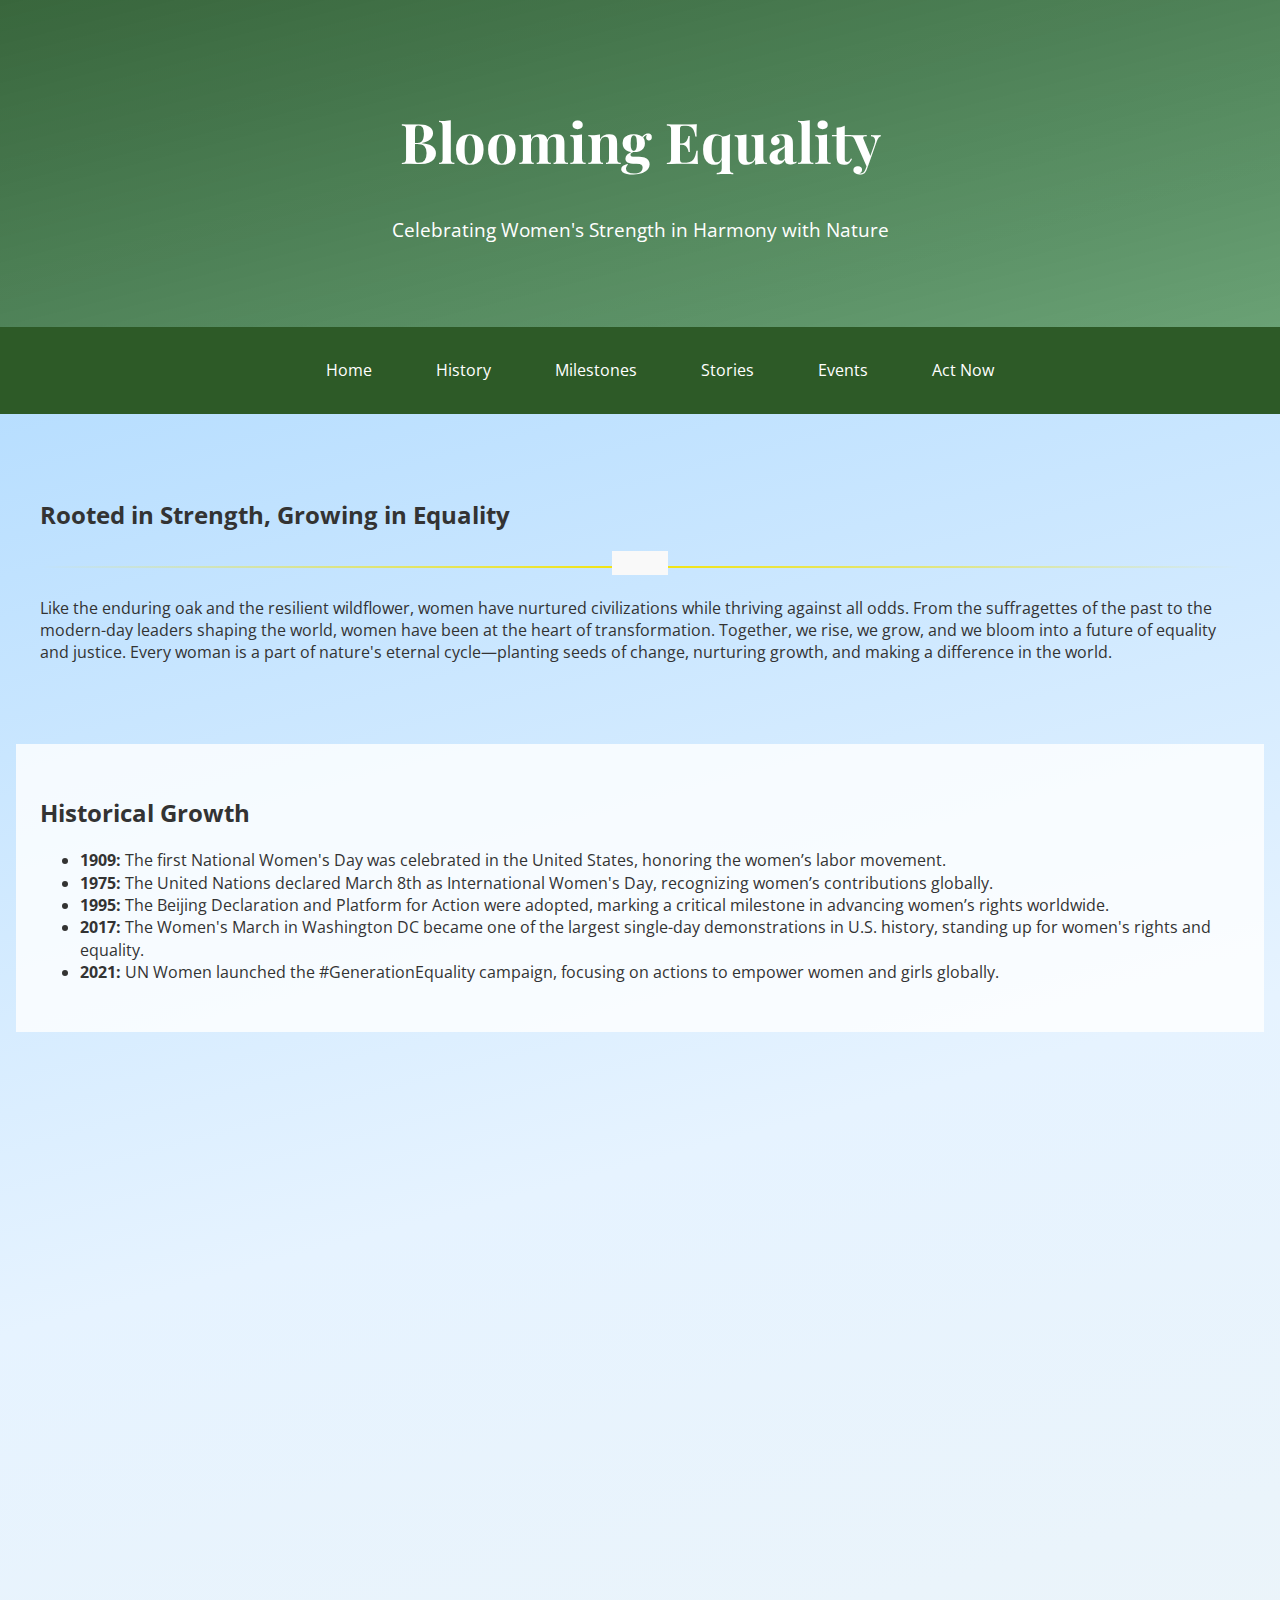
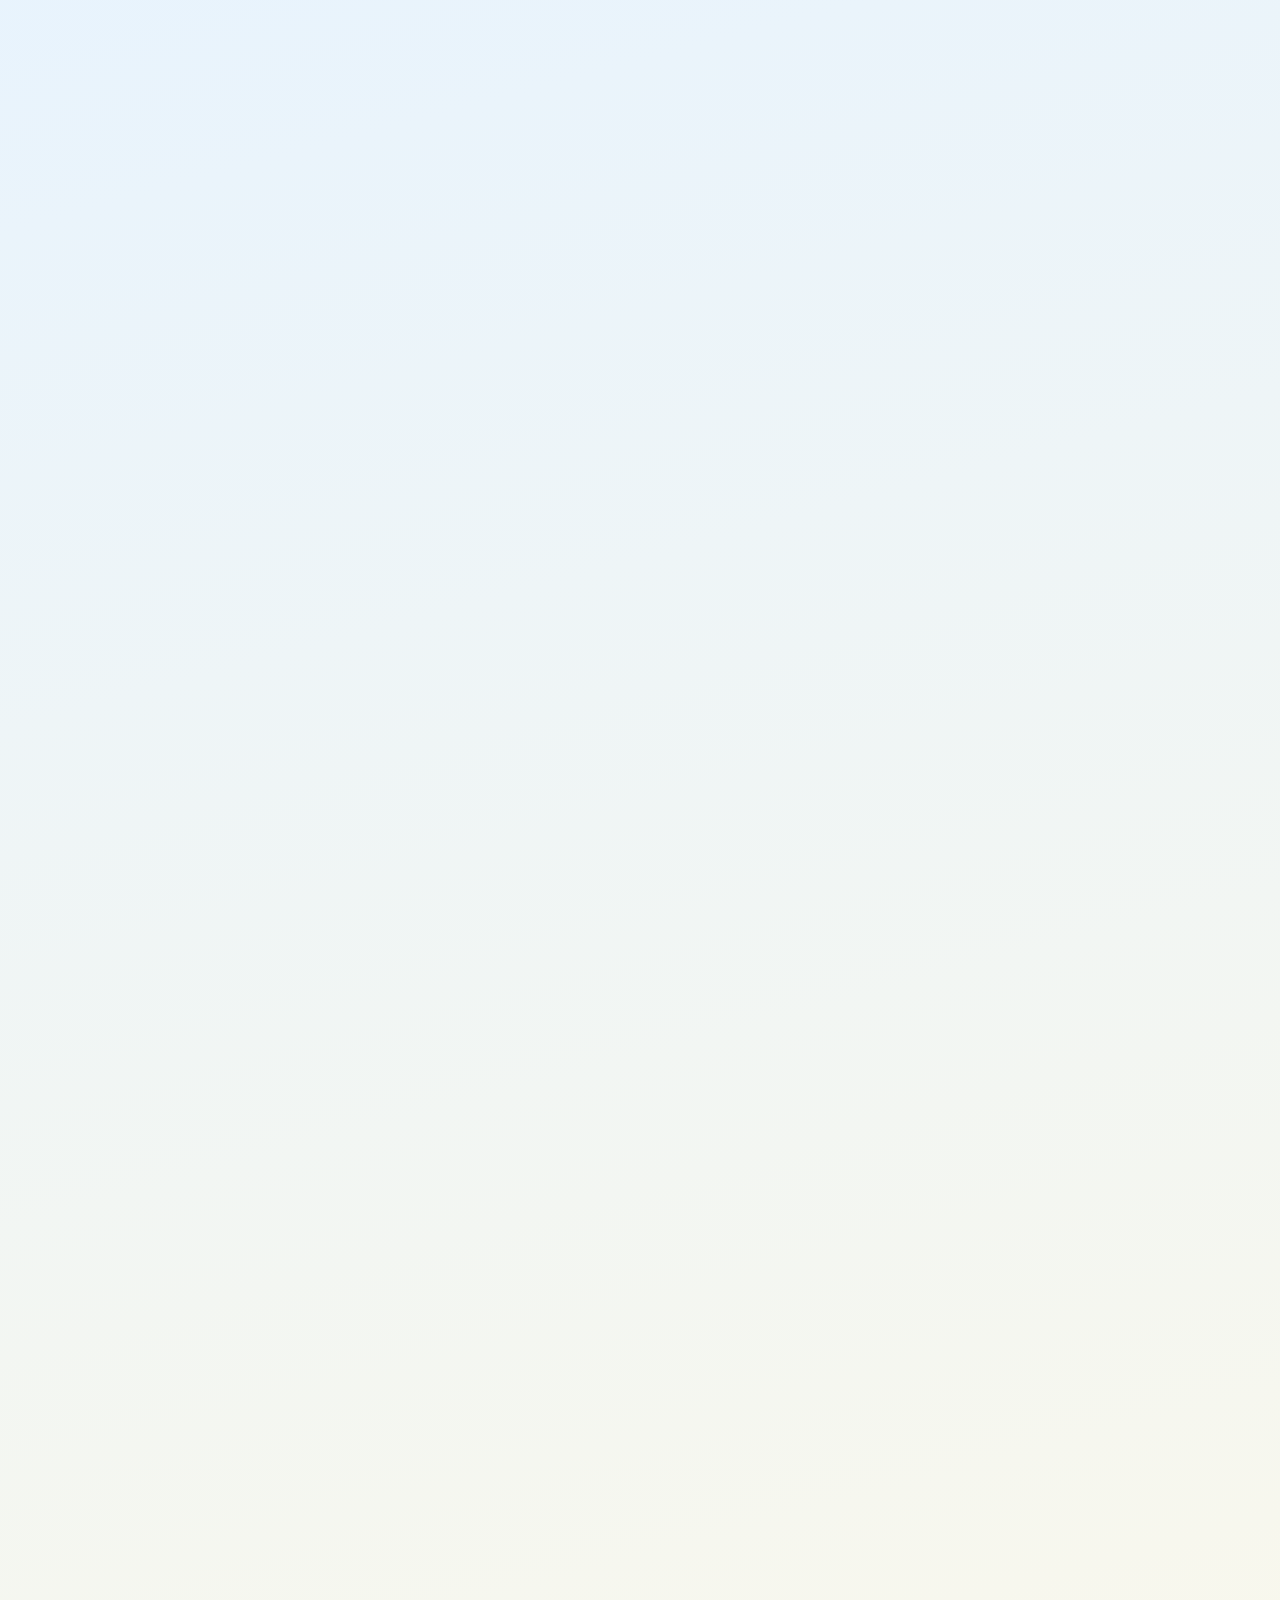
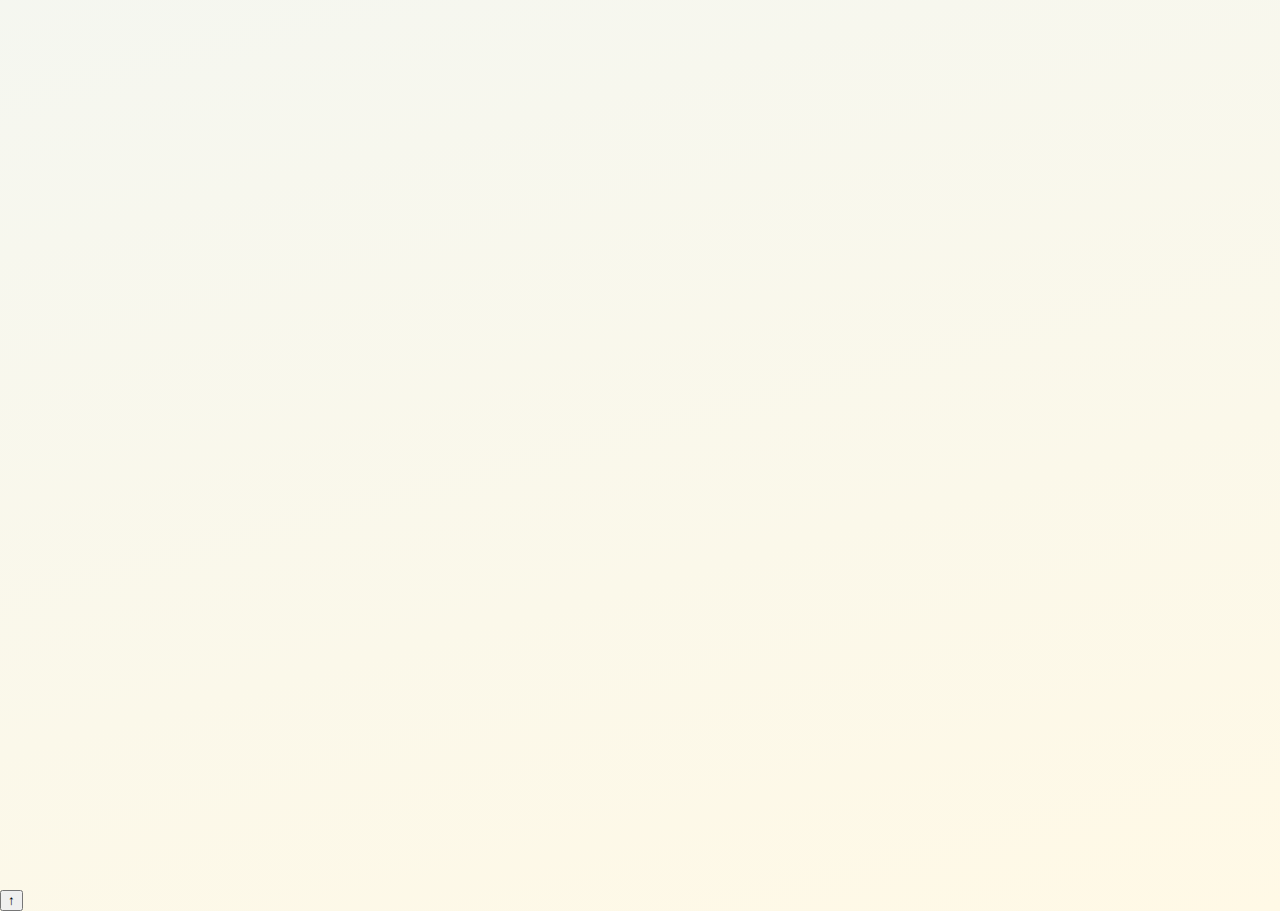
<file: Intaglios-Single-page-layout/index.html>
<!DOCTYPE html>
<html lang="en">
<head>
    <meta charset="UTF-8">
    <meta name="viewport" content="width=device-width, initial-scale=1.0">
    <title>Nature's Women - International Women's Day</title>
    <link rel="stylesheet" href="styles.css">
    <script defer src="script.js"></script>

    <!-- Open Graph Meta Tags for better social sharing -->
    <meta property="og:title" content="Nature's Women - International Women's Day">
    <meta property="og:description" content="Celebrating Women's Strength in Harmony with Nature">
    <meta property="og:image" content="path/to/image.jpg">
    <meta property="og:url" content="https://www.yourwebsite.com">
</head>
<body>
    <header>
        <h1>Blooming Equality</h1>
        <p>Celebrating Women's Strength in Harmony with Nature</p>
    </header>

    <nav id="navbar" class="sticky-nav">
        <div class="mobile-menu" aria-label="Open menu">☰</div>
        <ul role="navigation">
            <li><a href="#home" aria-label="Home Section">Home</a></li>
            <li><a href="#history" aria-label="History Section">History</a></li>
            <li><a href="#achievements" aria-label="Achievements Section">Milestones</a></li>
            <li><a href="#stories" aria-label="Stories Section">Stories</a></li>
            <li><a href="#events" aria-label="Events Section">Events</a></li>
            <li><a href="#involve" aria-label="Involve Section">Act Now</a></li>
        </ul>
    </nav>

    <section id="home" class="section">
        <h2>Rooted in Strength, Growing in Equality</h2>
        <div class="decorative-line">
            <svg xmlns="http://www.w3.org/2000/svg" viewBox="0 0 24 24" width="24" height="24" fill="var(--earth-green)">
                <path d="M12 2.5l-3 9.5h6l-3 9.5 3-9.5h-6l3-9.5z"/>
            </svg>
        </div>
        <p>Like the enduring oak and the resilient wildflower, women have nurtured civilizations while thriving against all odds. From the suffragettes of the past to the modern-day leaders shaping the world, women have been at the heart of transformation. Together, we rise, we grow, and we bloom into a future of equality and justice. Every woman is a part of nature's eternal cycle—planting seeds of change, nurturing growth, and making a difference in the world.</p>
    </section>

    <section id="history" class="section">
        <h2>Historical Growth</h2>
        <div class="timeline">
            <ul>
                <li><strong>1909:</strong> The first National Women's Day was celebrated in the United States, honoring the women’s labor movement.</li>
                <li><strong>1975:</strong> The United Nations declared March 8th as International Women's Day, recognizing women’s contributions globally.</li>
                <li><strong>1995:</strong> The Beijing Declaration and Platform for Action were adopted, marking a critical milestone in advancing women’s rights worldwide.</li>
                <li><strong>2017:</strong> The Women's March in Washington DC became one of the largest single-day demonstrations in U.S. history, standing up for women's rights and equality.</li>
                <li><strong>2021:</strong> UN Women launched the #GenerationEquality campaign, focusing on actions to empower women and girls globally.</li>
            </ul>
        </div>
    </section>

    <section id="achievements" class="section">
        <h2>Forest of Accomplishments</h2>
        <div class="achievement-card">
            <h3>Marie Curie - Trailblazer in Science</h3>
            <p>Marie Curie was the first woman to win a Nobel Prize and the first person, male or female, to win Nobel Prizes in two different fields: Physics and Chemistry. Her groundbreaking work in radioactivity has had a lasting impact on science and medicine.</p>
        </div>
        <div class="achievement-card">
            <h3>Wangari Maathai - Environmental Champion</h3>
            <p>Wangari Maathai was the first African woman to win the Nobel Peace Prize for her contribution to sustainable development, democracy, and peace. Her Green Belt Movement helped plant millions of trees in Kenya.</p>
        </div>
        <div class="achievement-card">
            <h3>Malala Yousafzai - Advocate for Education</h3>
            <p>At the age of 17, Malala became the youngest-ever recipient of the Nobel Peace Prize. She has since championed education for girls worldwide, even surviving a gunshot wound from the Taliban for speaking out about girls' education in Pakistan.</p>
        </div>
        <div class="achievement-card">
            <h3>Indira Gandhi - Political Leader</h3>
            <p>Indira Gandhi was the first and, to date, the only female Prime Minister of India. Her leadership in the Indian Emergency and her focus on empowering women and children helped shape India's modern landscape.</p>
        </div>
        <div class="achievement-card">
            <h3>Jane Goodall - Pioneering Primatologist</h3>
            <p>Jane Goodall revolutionized the study of primates with her work on chimpanzees in Tanzania. Her commitment to wildlife conservation and environmental advocacy continues to inspire the world today.</p>
        </div>
    </section>

    <section id="stories" class="section">
        <h2>Blossoming Narratives</h2>
        <div class="nature-quote">
            <p>"Women are like the moon - even when not fully visible, they remain powerful forces influencing the tides of change." - Unknown</p>
        </div>
        <p>These powerful narratives showcase the determination of women who have changed the course of history and those still writing their stories today. Their resilience, courage, and determination have been vital in shaping society's progress toward equality.</p>
        <div class="story-card">
            <h3>Greta Thunberg - A Global Voice for Climate Action</h3>
            <p>Greta Thunberg's environmental activism has ignited a global movement for climate change action. Her straightforward message “How dare you?” challenged world leaders to take immediate action, becoming a symbol of youth-driven activism in the climate movement.</p>
        </div>
        <div class="story-card">
            <h3>Ruth Bader Ginsburg - Champion of Women's Rights</h3>
            <p>Ruth Bader Ginsburg’s legal career and judicial service helped secure the rights of women and marginalized groups. Her relentless pursuit of equality and justice left a lasting legacy in the U.S. Supreme Court.</p>
        </div>
        <div class="story-card">
            <h3>Amal Clooney - Human Rights Advocate</h3>
            <p>Amal Clooney is a prominent human rights lawyer who has represented clients in high-profile cases, including individuals accused of war crimes and victims of genocide. Her commitment to justice and equality knows no bounds.</p>
        </div>
    </section>

    <section id="events" class="section">
        <h2>Seasonal Gatherings</h2>
        <div class="event-card">
            <h3>International Women's Day March</h3>
            <p>Join us in cities around the world as we march for equality, rights, and justice on International Women's Day. Every year, thousands gather in solidarity to raise their voices for change.</p>
        </div>
        <div class="event-card">
            <h3>Tree Planting for Gender Equality</h3>
            <p>This event honors women environmentalists by planting trees in local communities. It's a celebration of the nurturing and life-giving force of women, linking them with nature and sustainability.</p>
        </div>
        <div class="event-card">
            <h3>Women in Science Conference</h3>
            <p>A global event bringing together women scientists, researchers, and innovators to share breakthroughs, ideas, and stories. This conference celebrates the contributions of women in shaping the future of science and technology.</p>
        </div>
    </section>

    <section id="involve" class="section">
        <h2>Plant Seeds of Change</h2>
        <div class="button-group"> <!-- Added wrapper -->
            <button class="btn"><a href="https://www.globalfundforwomen.org/" target="_blank">Support Women-Led Conservation</a></button>
            <button class="btn"><a href="https://www.ewec.org/" target="_blank">Join Eco-Feminist Network</a></button>
        </div>
        <p>Take a step forward in making a difference...</p>
    </section>
</body>
</html>
</file>
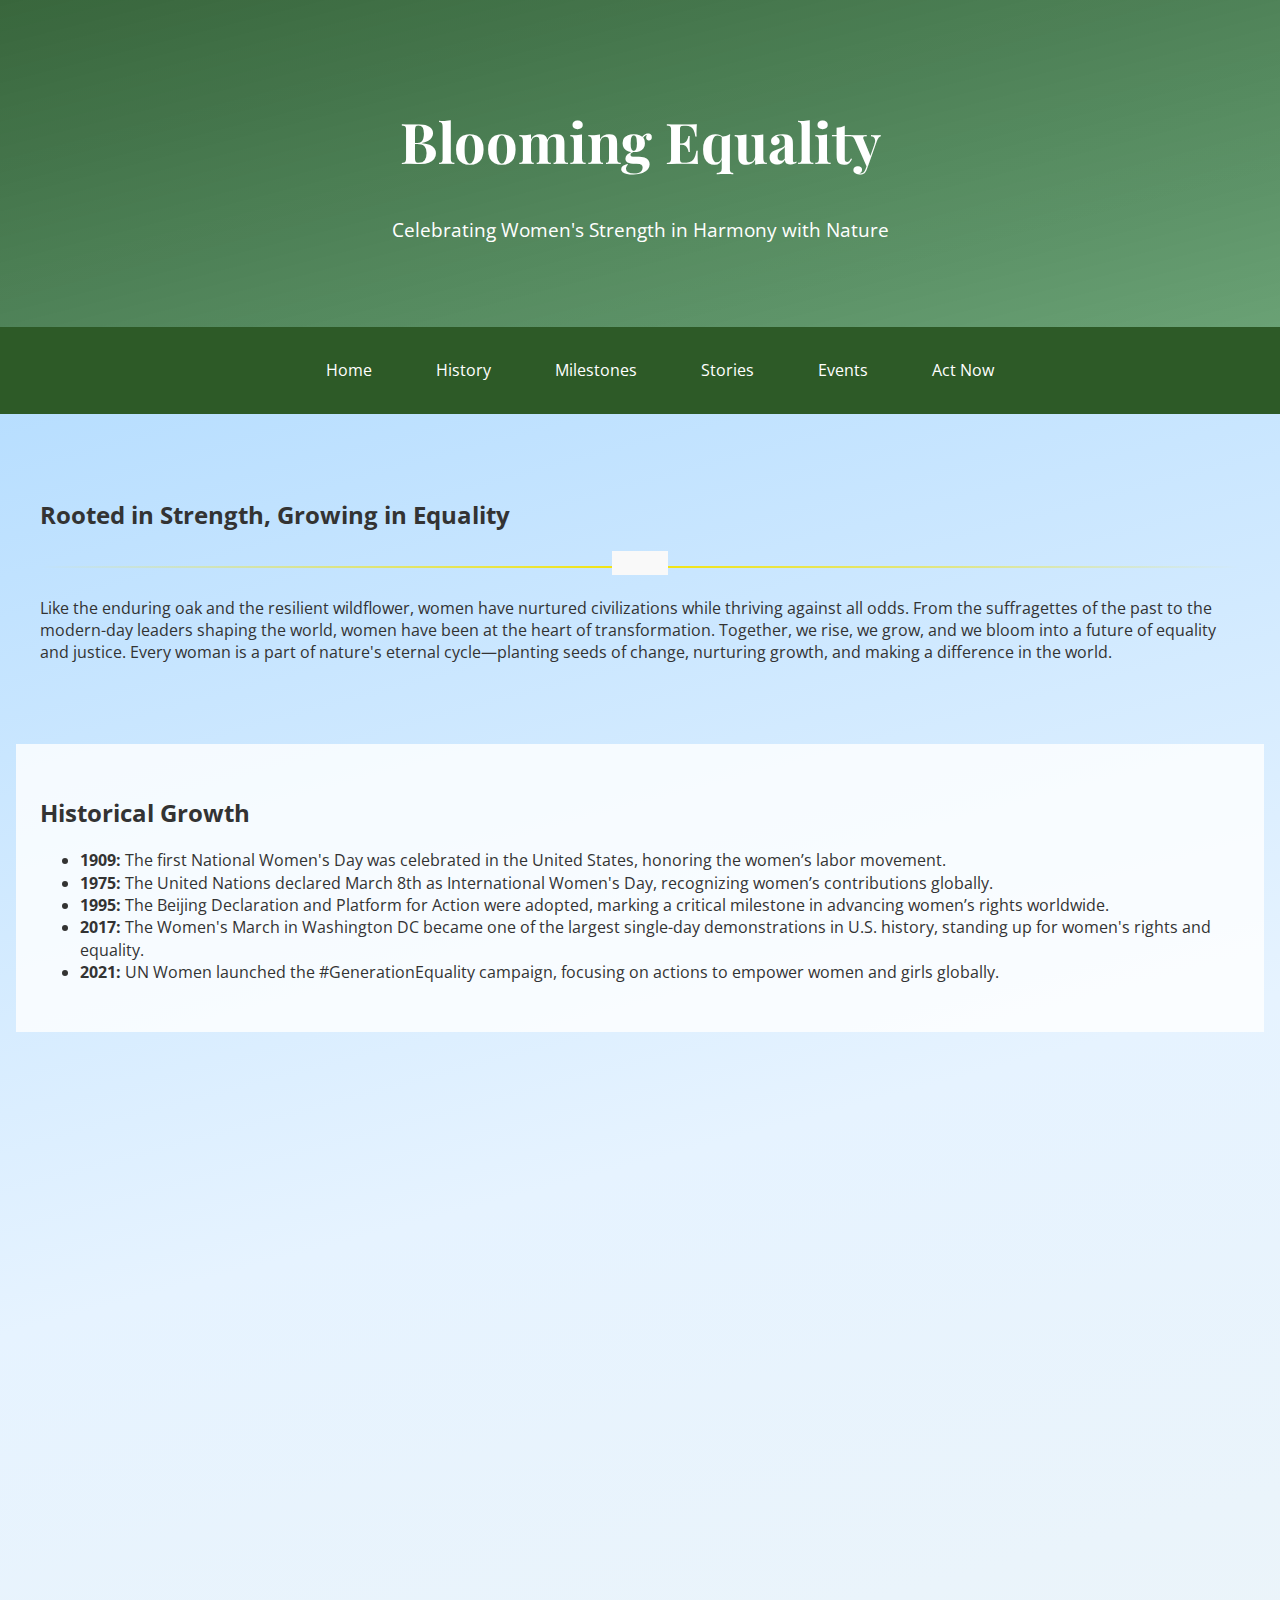
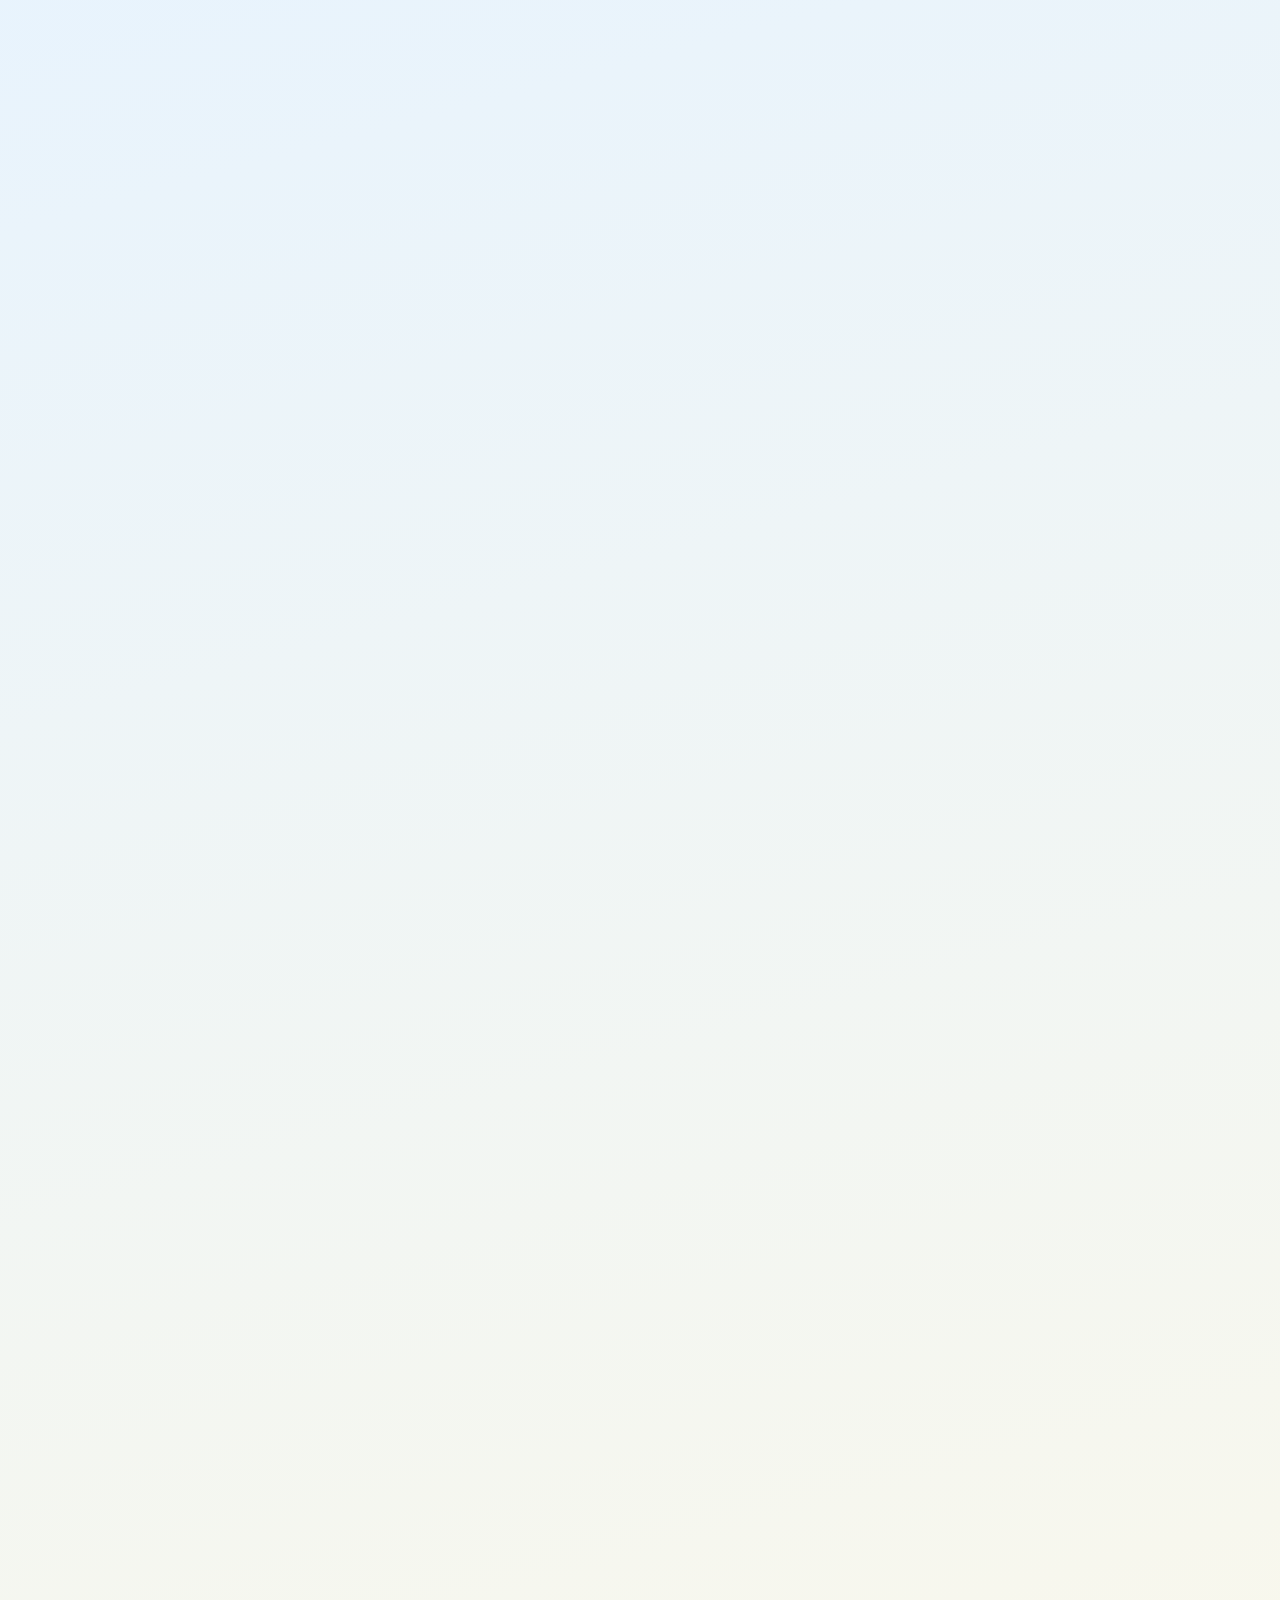
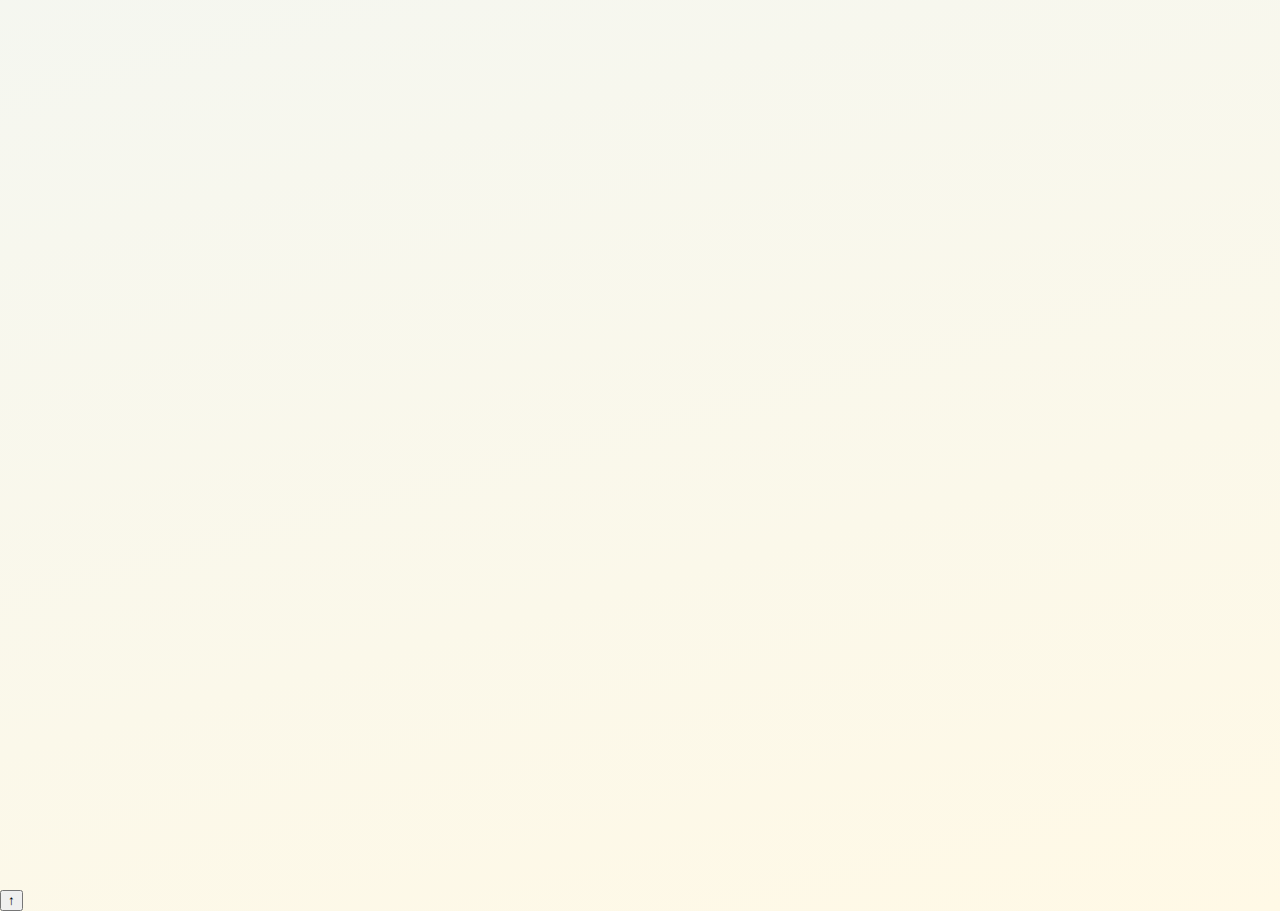
<file: Dhirah/Single Page Layout/index.html>
<!DOCTYPE html>
<html lang="en">
<head>
    <meta charset="UTF-8">
    <meta name="viewport" content="width=device-width, initial-scale=1.0">
    <title>Nature's Women - International Women's Day</title>
    <link rel="stylesheet" href="styles.css">
    <script defer src="script.js"></script>

    <!-- Open Graph Meta Tags for better social sharing -->
    <meta property="og:title" content="Nature's Women - International Women's Day">
    <meta property="og:description" content="Celebrating Women's Strength in Harmony with Nature">
    <meta property="og:image" content="path/to/image.jpg">
    <meta property="og:url" content="https://www.yourwebsite.com">
</head>
<body>
    <header>
        <h1>Blooming Equality</h1>
        <p>Celebrating Women's Strength in Harmony with Nature</p>
    </header>

    <nav id="navbar" class="sticky-nav">
        <div class="mobile-menu" aria-label="Open menu">☰</div>
        <ul role="navigation">
            <li><a href="#home" aria-label="Home Section">Home</a></li>
            <li><a href="#history" aria-label="History Section">History</a></li>
            <li><a href="#achievements" aria-label="Achievements Section">Milestones</a></li>
            <li><a href="#stories" aria-label="Stories Section">Stories</a></li>
            <li><a href="#events" aria-label="Events Section">Events</a></li>
            <li><a href="#involve" aria-label="Involve Section">Act Now</a></li>
        </ul>
    </nav>

    <section id="home" class="section">
        <h2>Rooted in Strength, Growing in Equality</h2>
        <div class="decorative-line">
            <svg xmlns="http://www.w3.org/2000/svg" viewBox="0 0 24 24" width="24" height="24" fill="var(--earth-green)">
                <path d="M12 2.5l-3 9.5h6l-3 9.5 3-9.5h-6l3-9.5z"/>
            </svg>
        </div>
        <p>Like the enduring oak and the resilient wildflower, women have nurtured civilizations while thriving against all odds. From the suffragettes of the past to the modern-day leaders shaping the world, women have been at the heart of transformation. Together, we rise, we grow, and we bloom into a future of equality and justice. Every woman is a part of nature's eternal cycle—planting seeds of change, nurturing growth, and making a difference in the world.</p>
    </section>

    <section id="history" class="section">
        <h2>Historical Growth</h2>
        <div class="timeline">
            <ul>
                <li><strong>1909:</strong> The first National Women's Day was celebrated in the United States, honoring the women’s labor movement.</li>
                <li><strong>1975:</strong> The United Nations declared March 8th as International Women's Day, recognizing women’s contributions globally.</li>
                <li><strong>1995:</strong> The Beijing Declaration and Platform for Action were adopted, marking a critical milestone in advancing women’s rights worldwide.</li>
                <li><strong>2017:</strong> The Women's March in Washington DC became one of the largest single-day demonstrations in U.S. history, standing up for women's rights and equality.</li>
                <li><strong>2021:</strong> UN Women launched the #GenerationEquality campaign, focusing on actions to empower women and girls globally.</li>
            </ul>
        </div>
    </section>

    <section id="achievements" class="section">
        <h2>Forest of Accomplishments</h2>
        <div class="achievement-card">
            <h3>Marie Curie - Trailblazer in Science</h3>
            <p>Marie Curie was the first woman to win a Nobel Prize and the first person, male or female, to win Nobel Prizes in two different fields: Physics and Chemistry. Her groundbreaking work in radioactivity has had a lasting impact on science and medicine.</p>
        </div>
        <div class="achievement-card">
            <h3>Wangari Maathai - Environmental Champion</h3>
            <p>Wangari Maathai was the first African woman to win the Nobel Peace Prize for her contribution to sustainable development, democracy, and peace. Her Green Belt Movement helped plant millions of trees in Kenya.</p>
        </div>
        <div class="achievement-card">
            <h3>Malala Yousafzai - Advocate for Education</h3>
            <p>At the age of 17, Malala became the youngest-ever recipient of the Nobel Peace Prize. She has since championed education for girls worldwide, even surviving a gunshot wound from the Taliban for speaking out about girls' education in Pakistan.</p>
        </div>
        <div class="achievement-card">
            <h3>Indira Gandhi - Political Leader</h3>
            <p>Indira Gandhi was the first and, to date, the only female Prime Minister of India. Her leadership in the Indian Emergency and her focus on empowering women and children helped shape India's modern landscape.</p>
        </div>
        <div class="achievement-card">
            <h3>Jane Goodall - Pioneering Primatologist</h3>
            <p>Jane Goodall revolutionized the study of primates with her work on chimpanzees in Tanzania. Her commitment to wildlife conservation and environmental advocacy continues to inspire the world today.</p>
        </div>
    </section>

    <section id="stories" class="section">
        <h2>Blossoming Narratives</h2>
        <div class="nature-quote">
            <p>"Women are like the moon - even when not fully visible, they remain powerful forces influencing the tides of change." - Unknown</p>
        </div>
        <p>These powerful narratives showcase the determination of women who have changed the course of history and those still writing their stories today. Their resilience, courage, and determination have been vital in shaping society's progress toward equality.</p>
        <div class="story-card">
            <h3>Greta Thunberg - A Global Voice for Climate Action</h3>
            <p>Greta Thunberg's environmental activism has ignited a global movement for climate change action. Her straightforward message “How dare you?” challenged world leaders to take immediate action, becoming a symbol of youth-driven activism in the climate movement.</p>
        </div>
        <div class="story-card">
            <h3>Ruth Bader Ginsburg - Champion of Women's Rights</h3>
            <p>Ruth Bader Ginsburg’s legal career and judicial service helped secure the rights of women and marginalized groups. Her relentless pursuit of equality and justice left a lasting legacy in the U.S. Supreme Court.</p>
        </div>
        <div class="story-card">
            <h3>Amal Clooney - Human Rights Advocate</h3>
            <p>Amal Clooney is a prominent human rights lawyer who has represented clients in high-profile cases, including individuals accused of war crimes and victims of genocide. Her commitment to justice and equality knows no bounds.</p>
        </div>
    </section>

    <section id="events" class="section">
        <h2>Seasonal Gatherings</h2>
        <div class="event-card">
            <h3>International Women's Day March</h3>
            <p>Join us in cities around the world as we march for equality, rights, and justice on International Women's Day. Every year, thousands gather in solidarity to raise their voices for change.</p>
        </div>
        <div class="event-card">
            <h3>Tree Planting for Gender Equality</h3>
            <p>This event honors women environmentalists by planting trees in local communities. It's a celebration of the nurturing and life-giving force of women, linking them with nature and sustainability.</p>
        </div>
        <div class="event-card">
            <h3>Women in Science Conference</h3>
            <p>A global event bringing together women scientists, researchers, and innovators to share breakthroughs, ideas, and stories. This conference celebrates the contributions of women in shaping the future of science and technology.</p>
        </div>
    </section>

    <section id="involve" class="section">
        <h2>Plant Seeds of Change</h2>
        <div class="button-group"> <!-- Added wrapper -->
            <button class="btn"><a href="https://www.globalfundforwomen.org/" target="_blank">Support Women-Led Conservation</a></button>
            <button class="btn"><a href="https://www.ewec.org/" target="_blank">Join Eco-Feminist Network</a></button>
        </div>
        <p>Take a step forward in making a difference...</p>
    </section>
</body>
</html>
</file>
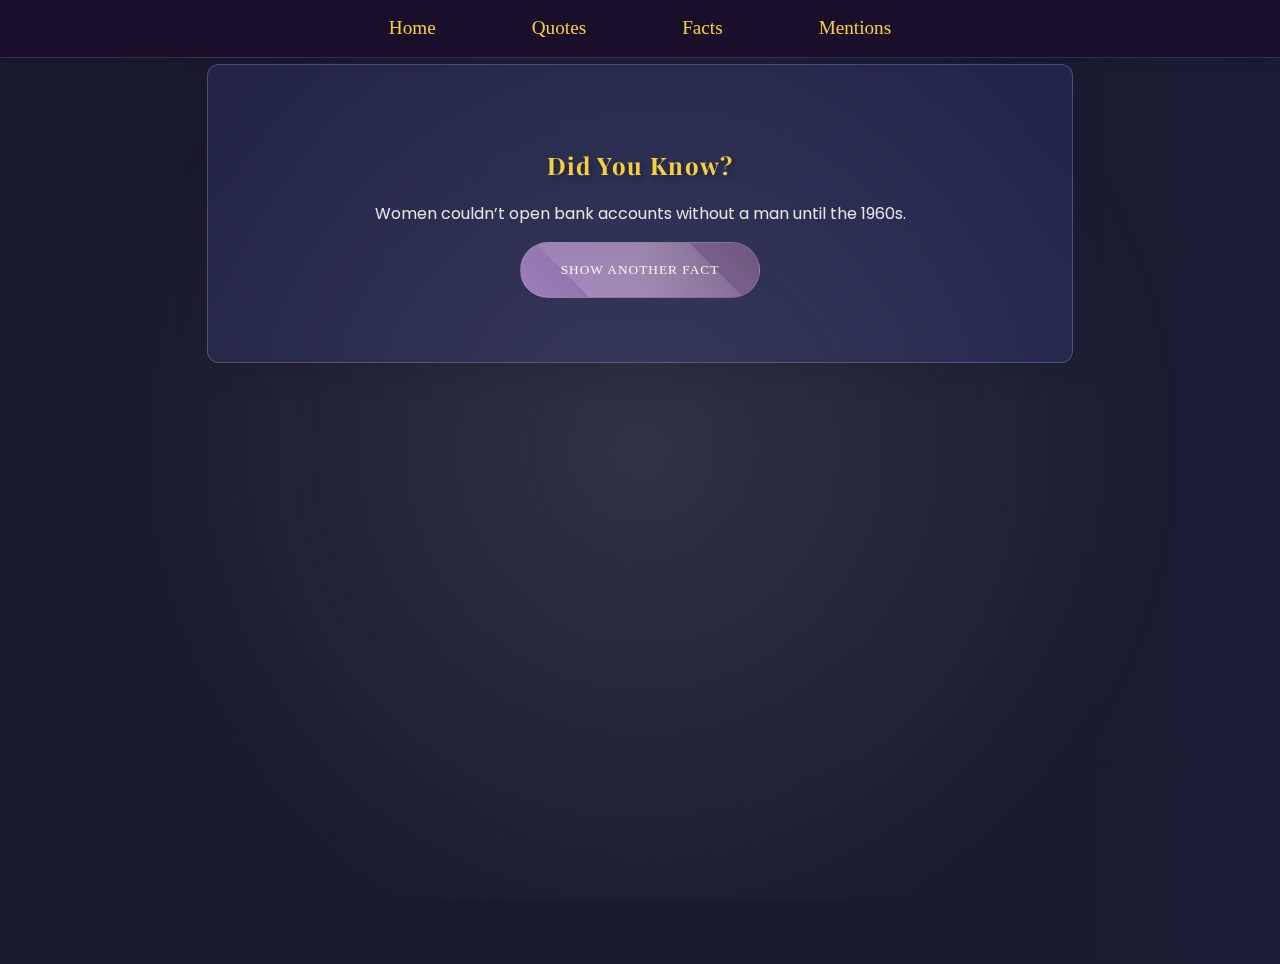
<file: Intaglios/Multi Page Layout/facts.html>
<!DOCTYPE html>
<html lang="en">
<head>
    <meta charset="UTF-8">
    <meta name="viewport" content="width=device-width, initial-scale=1.0">
    <title>Women's Day - Facts</title>
    <link rel="stylesheet" href="styles.css">
</head>
<body>
    <nav class="navbar">
        <ul>
            <li><a href="index.html">Home</a></li>
            <li><a href="quotes.html">Quotes</a></li>
            <li><a href="facts.html" class="active">Facts</a></li>
            <li><a href="mentions.html">Mentions</a></li>
        </ul>
    </nav>

    <section id="fun-facts" class="section visible">
        <h2>Did You Know?</h2>
        <div id="fact-container">
            <p id="fact"></p>
            <button id="newFactBtn">Show Another Fact</button>
        </div>
    </section>

    <script src="facts.js"></script>
</body>
</html>
</file>
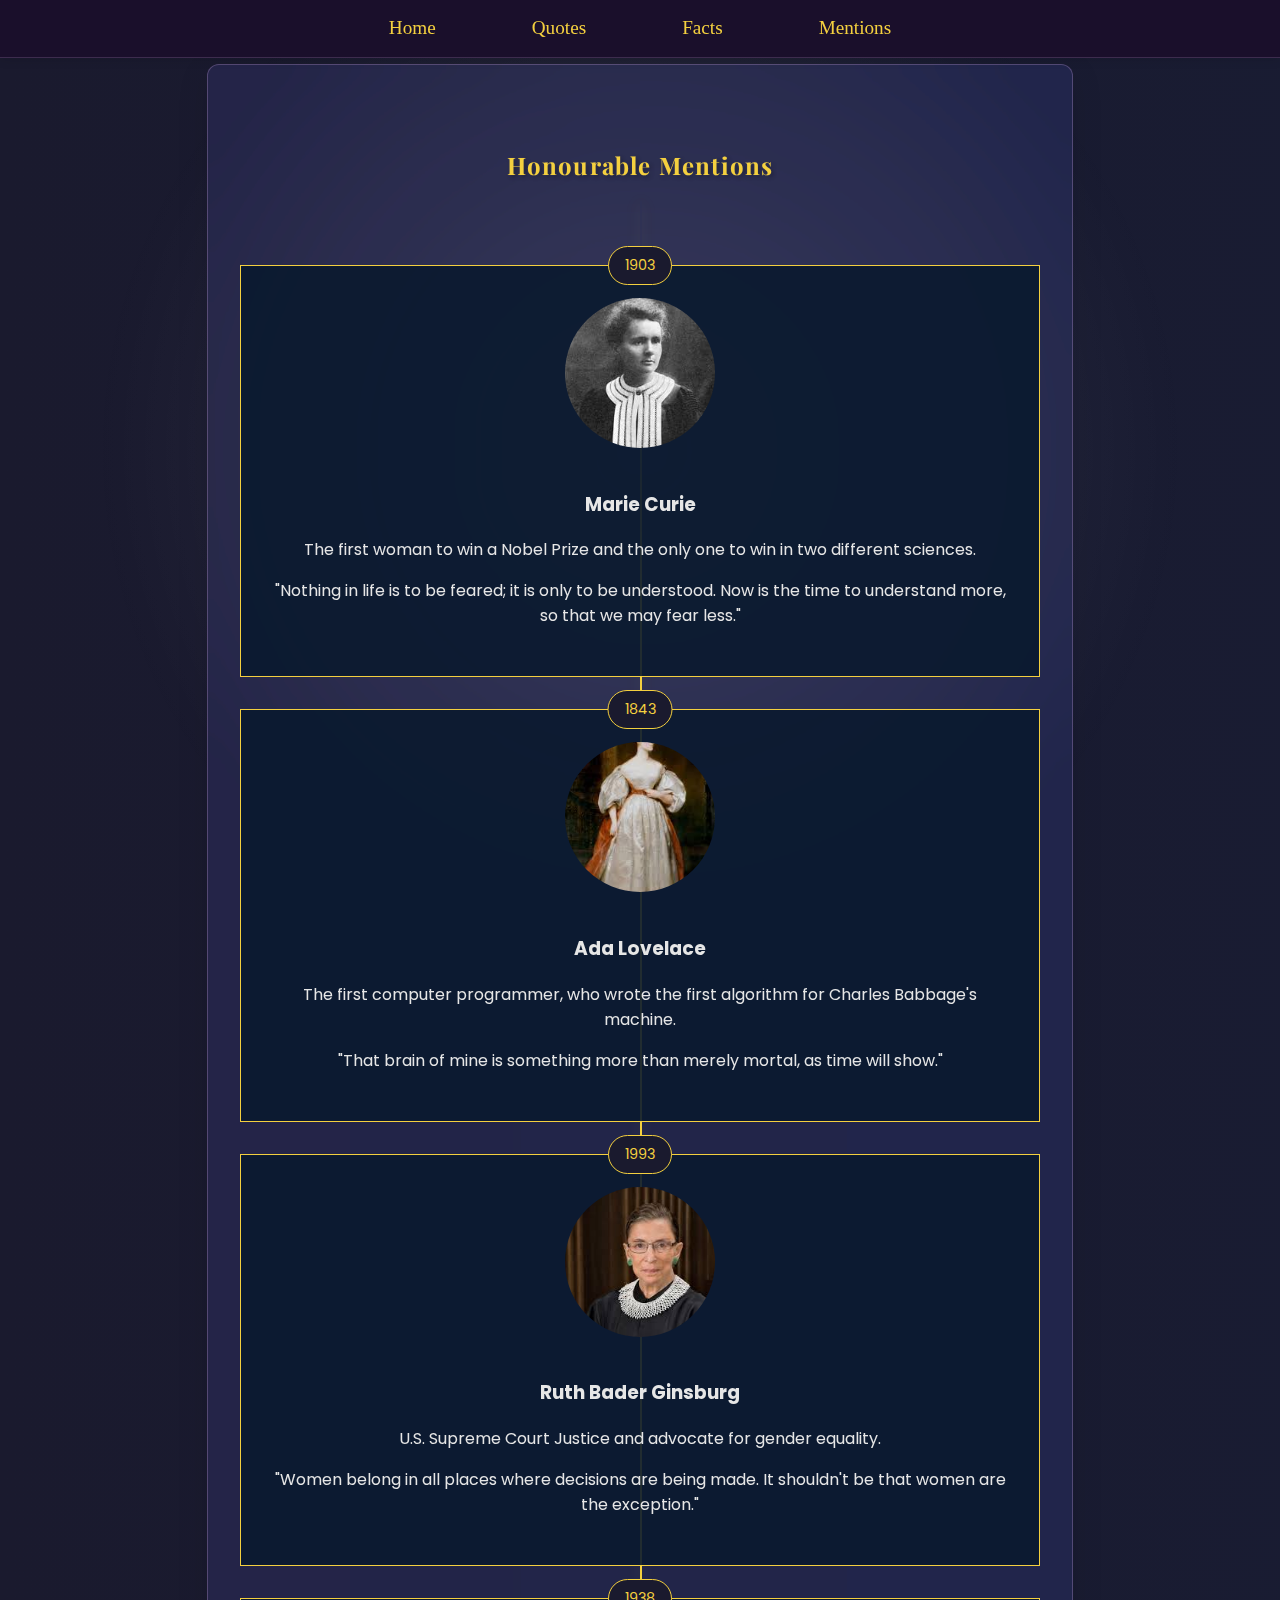
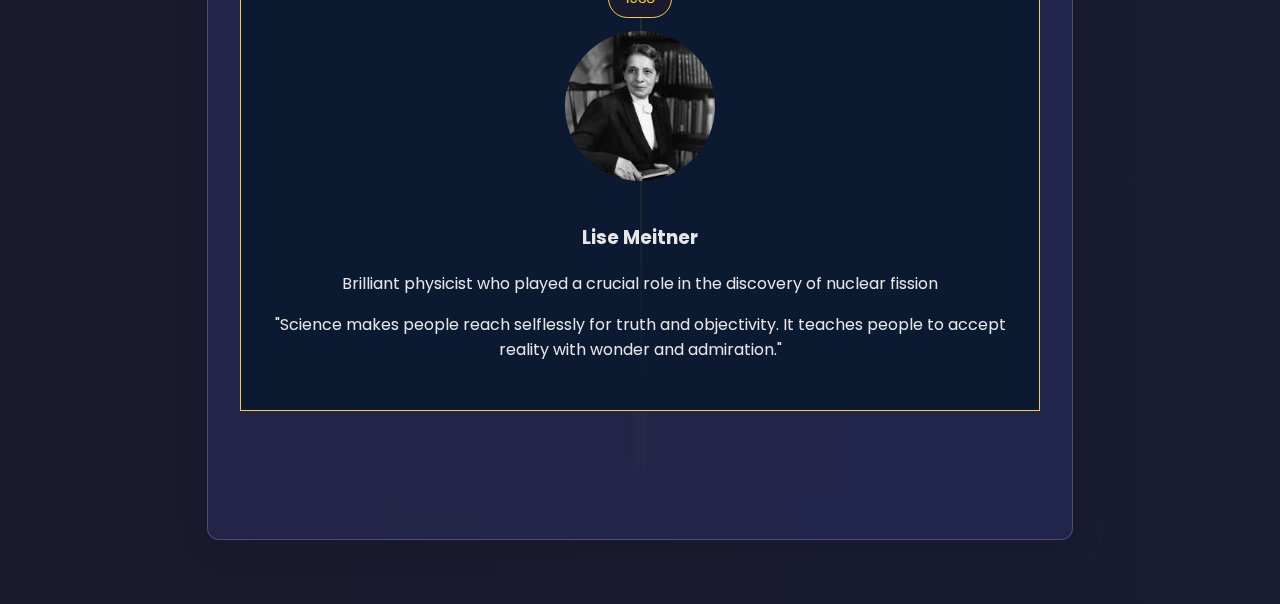
<file: Intaglios/Multi Page Layout/mentions.html>
<!DOCTYPE html>
<html lang="en">
<head>
    <meta charset="UTF-8">
    <meta name="viewport" content="width=device-width, initial-scale=1.0">
    <title>Women's Day - Mentions</title>
    <link rel="stylesheet" href="styles.css">
</head>
<body>
    <nav class="navbar">
        <ul>
            <li><a href="index.html">Home</a></li>
            <li><a href="quotes.html">Quotes</a></li>
            <li><a href="facts.html">Facts</a></li>
            <li><a href="mentions.html" class="active">Mentions</a></li>
        </ul>
    </nav>

    <section id="honourable-mentions" class="section visible">
        <!-- Your original honourable mentions content -->
        <h2>Honourable Mentions</h2>
        <div class="honourable-container">
            <div class="honourable-card" data-year="1903">
                <img src="Marie Curie.jpeg" alt="Marie Curie">
                <h3>Marie Curie</h3>
                <p>The first woman to win a Nobel Prize and the only one to win in two different sciences.</p>
                <div class="quote-box">
                    <p>"Nothing in life is to be feared; it is only to be understood. Now is the time to understand more, so that we may fear less."</p>
                </div>
            </div>

            <div class="honourable-card" data-year="1843">
                <img src="Ada Lovelace.jpeg" alt="Ada Lovelace">
                <h3>Ada Lovelace</h3>
                <p>The first computer programmer, who wrote the first algorithm for Charles Babbage's machine.</p>
                <div class="quote-box">
                    <p>"That brain of mine is something more than merely mortal, as time will show."</p>
                </div>
            </div>

            <div class="honourable-card" data-year="1993">
                <img src="Ruth Bader Ginsburg.jpeg" alt="Ruth Bader Ginsburg">
                <h3>Ruth Bader Ginsburg</h3>
                <p>U.S. Supreme Court Justice and advocate for gender equality.</p>
                <div class="quote-box">
                    <p>"Women belong in all places where decisions are being made. It shouldn't be that women are the exception."</p>
                </div>
            </div>

            <div class="honourable-card" data-year="1938">
                <img src="Lise Meitner.jpeg" alt="Lise Meitner">
                <h3>Lise Meitner</h3>
                <p>Brilliant physicist who played a crucial role in the discovery of nuclear fission</p>
                <div class="quote-box">
                    <p>"Science makes people reach selflessly for truth and objectivity. It teaches people to accept reality with wonder and admiration."</p>
                </div>
            </div>
    </section>

    <script src="mentions.js"></script>
</body>
</html>
</file>
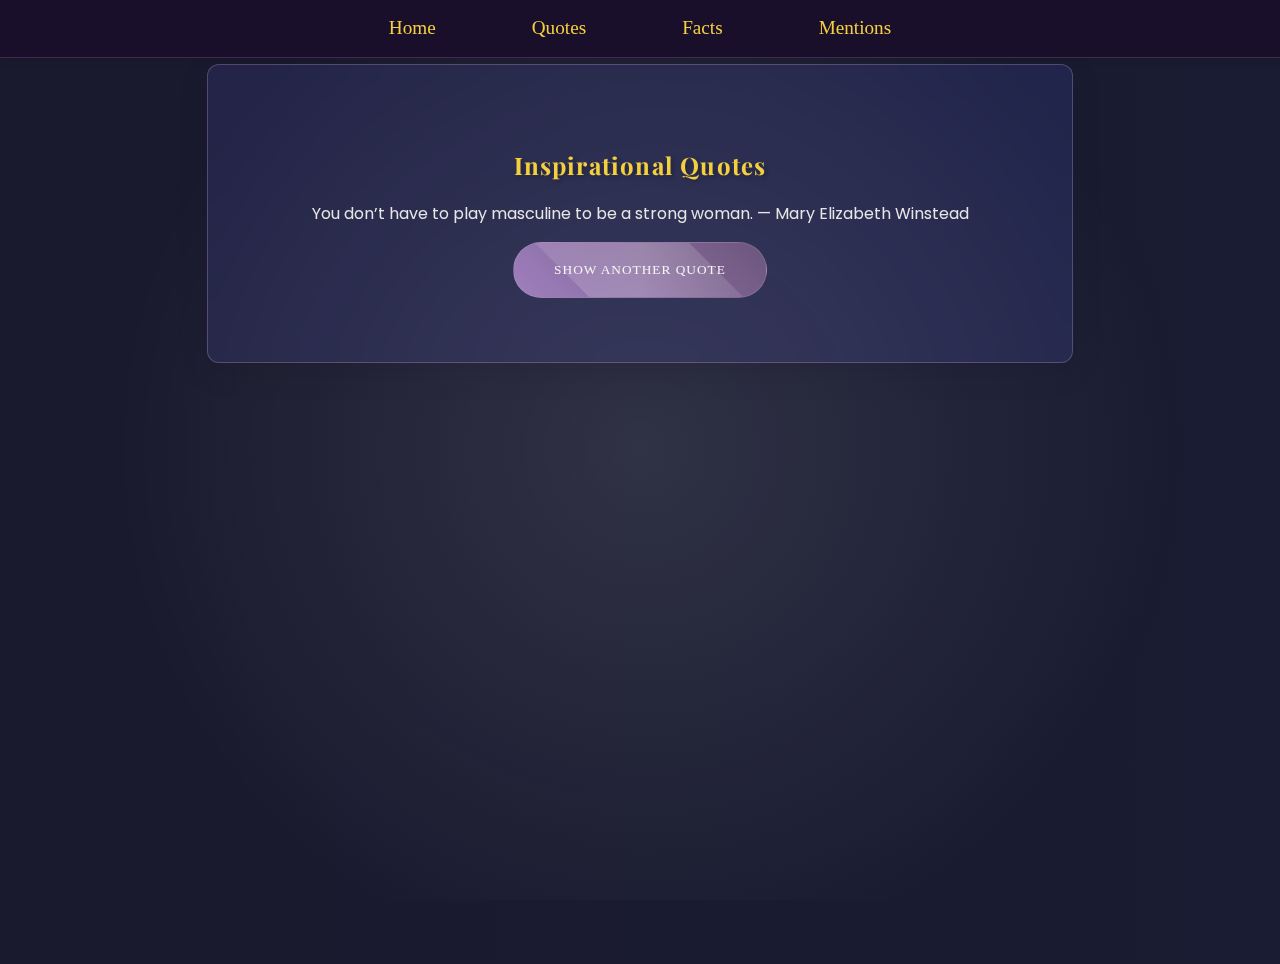
<file: Intaglios/Multi Page Layout/quotes.html>
<!DOCTYPE html>
<html lang="en">
<head>
    <meta charset="UTF-8">
    <meta name="viewport" content="width=device-width, initial-scale=1.0">
    <title>Women's Day - Quotes</title>
    <link rel="stylesheet" href="styles.css">
</head>
<body>
    <nav class="navbar">
        <ul>
            <li><a href="index.html">Home</a></li>
            <li><a href="quotes.html" class="active">Quotes</a></li>
            <li><a href="facts.html">Facts</a></li>
            <li><a href="mentions.html">Mentions</a></li>
        </ul>
    </nav>

    <section id="quotes" class="section visible">
        <h2>Inspirational Quotes</h2>
        <div id="quote-container">
            <p id="quote"></p>
            <button id="newQuoteBtn">Show Another Quote</button>
        </div>
    </section>

    <script src="quotes.js"></script>
</body>
</html>
</file>
<file: Intaglios-Single-page-layout/styles.css>
/* Importing Nature-inspired fonts */
@import url('https://fonts.googleapis.com/css2?family=Playfair+Display:wght@400;600&family=Open+Sans:wght@400;600&display=swap');

/* Root color scheme */
:root {
    --earth-green: #2d5a27;
    --leaf-yellow: #f4e409;
    --sky-blue: #a3d5ff;
    --soil-brown: #5c4033;
    --blossom-pink: #ffb7c5;
    --light-background: #f9f9f9;
    --dark-background: #222;
    --text-color: #333;
    /* New gradient colors */
    --morning-mist: #e6f3ff;
    --sunbeam: #fff9e6;
}

/* Decorative Line with Icon (NEW) */
.decorative-line {
    margin: 1rem 0;
    text-align: center;
    position: relative;
}

.decorative-line::before {
    content: '';
    position: absolute;
    top: 50%;
    left: 0;
    right: 0;
    height: 2px;
    background: linear-gradient(90deg, transparent, var(--leaf-yellow), transparent);
    z-index: 0;
}

.decorative-line svg {
    position: relative;
    z-index: 1;
    background: var(--light-background);
    padding: 0 1rem;
    animation: pulse 2s infinite;
}

@keyframes pulse {
    0% { transform: scale(1); }
    50% { transform: scale(1.1); }
    100% { transform: scale(1); }
}

/* General body styles */
body {
    font-family: 'Open Sans', sans-serif;
    background: linear-gradient(
        165deg,
        var(--sky-blue) 0%,
        var(--morning-mist) 30%,
        var(--sunbeam) 100%);
    animation: backgroundFade 15s ease-in-out infinite;
    color: var(--text-color);
    scroll-behavior: smooth;
    line-height: 1.4; /* Reduced from default 1.6 */
    margin: 0;
}

/* Header Section */
header {
    background: url('https://images.unsplash.com/photo-1534088568595-a066f410bcda?ixlib=rb-1.2.1&auto=format&fit=crop&w=1351&q=80') center/cover no-repeat, linear-gradient(rgba(45, 90, 39, 0.9), rgba(45, 90, 39, 0.7));
    background-attachment: fixed;
    color: white;
    text-align: center;
    padding: 4rem 1rem;
    position: relative;
    animation: fadeInHeader 3s ease-out;
    background: linear-gradient(
        to bottom right,
        rgba(45, 90, 39, 0.9),
        rgba(67, 133, 58, 0.7)  /* Deeper green variant */
    ), url('https://images.unsplash.com/photo-1534088568595-a066f410bcda?ixlib=rb-1.2.1&auto=format&fit=crop&w=1351&q=80') center/cover no-repeat;
}

header h1 {
    font-family: 'Playfair Display', serif;
    font-size: 3.5rem;
    animation: headerTextAnim 1s ease-out;
}

header p {
    font-size: 1.2rem;
    margin-top: 1rem;
    animation: fadeInText 2s ease-out;
}

/* Navigation Section */
nav {
    background: var(--earth-green);
    padding: 1rem;
    position: sticky;
    top: 0;
    z-index: 100;
}

nav ul {
    display: flex;
    justify-content: center;
    list-style: none;
    animation: slideInNav 1.5s ease-out;
}

nav a {
    color: white;
    text-decoration: none;
    padding: 1rem 2rem;
    transition: all 0.3s;
}

nav a:hover {
    background: var(--blossom-pink);
    color: var(--soil-brown);
}

/* Section Styling */
.section {
    padding: 2rem 1.5rem;
    max-width: 1200px;
    margin: 2rem auto;
    opacity: 0;
    animation: fadeInSection 2s ease-out forwards;
}

.section:nth-child(even) {
    background: rgba(255, 255, 255, 0.8);
}

/* Flower Divider */
.flower-divider {
    height: 100px;
    background: url('https://images.unsplash.com/photo-1516053256215-940222132676?ixlib=rb-1.2.1&auto=format&fit=crop&w=1267&q=80') center/cover no-repeat;
    opacity: 0.7;
    margin: 2rem 0;
    animation: fadeInFlower 2s ease-out;
}

/* Event and Achievement Cards */
.event-card, .achievement-card {
    background: white;
    padding: 1.5rem;
    margin: 1rem;
    border-radius: 10px;
    box-shadow: 0 3px 10px rgba(0, 0, 0, 0.1);
    transform: translateY(20px);
    opacity: 0;
    animation: slideInCard 1s ease-out forwards;
}

.event-card h3, .achievement-card h3 {
    font-size: 1.8rem;
    color: var(--earth-green);
    margin-bottom: 1rem;
}

.event-card p, .achievement-card p {
    font-size: 1rem;
    color: #333;
}

.event-card a, .achievement-card a {
    text-decoration: none;
    color: var(--blossom-pink);
    font-weight: bold;
    transition: color 0.3s ease-in-out;
}

.event-card a:hover, .achievement-card a:hover {
    color: var(--soil-brown);
}

/* Nature Quote Styling */
.nature-quote {
    font-style: italic;
    border-left: 4px solid var(--leaf-yellow);
    padding: 1rem;
    margin: 2rem 0;
    background: rgba(255, 255, 255, 0.9);
    animation: fadeInQuote 2s ease-out;
}

/* Button Styles */
.btn {
    background: var(--earth-green);
    color: white;
    padding: 0.8rem 2rem;
    border: none;
    border-radius: 25px;
    cursor: pointer;
    transition: transform 0.3s, background-color 0.3s;
}

.btn:hover {
    transform: translateY(-3px);
    background: var(--soil-brown);
}

/* Button Group Layout */
.button-group {
    display: flex;
    flex-direction: column;
    gap: 1rem;
}


/* Mobile Menu */
.mobile-menu {
    display: none;
}

@media (max-width: 768px) {
    nav ul {
        flex-direction: column;
        text-align: center;
        display: none;
    }

    .mobile-menu {
        display: block;
        text-align: center;
        color: white;
        font-size: 1.5rem;
        cursor: pointer;
    }

    .show-menu {
        display: flex;
    }

    #involve .btn {
        margin: 0.5rem 0; /* Adds vertical spacing */
        width: 100%; /* Makes buttons full-width for better mobile UX */
      }
    .button-group {
        width: 100%;
    }      
}

/* Animations */
@keyframes backgroundFade {
    0%, 100% {
        background: linear-gradient(
            165deg,
            var(--sky-blue) 0%,
            var(--morning-mist) 30%,
            var(--sunbeam) 100%
        );
    }
    50% {
        background: linear-gradient(
            195deg,
            var(--sky-blue) 0%,
            rgba(244, 228, 9, 0.15) 30%,  /* Subtle leaf-yellow tint */
            var(--sunbeam) 100%
        );
    }
}

@keyframes fadeInHeader {
    0% {
        opacity: 0;
        transform: translateY(-50px);
    }
    100% {
        opacity: 1;
        transform: translateY(0);
    }
}

@keyframes headerTextAnim {
    0% {
        opacity: 0;
        transform: scale(0.5);
    }
    100% {
        opacity: 1;
        transform: scale(1);
    }
}

@keyframes fadeInText {
    0% {
        opacity: 0;
        transform: translateY(20px);
    }
    100% {
        opacity: 1;
        transform: translateY(0);
    }
}

@keyframes slideInNav {
    0% {
        opacity: 0;
        transform: translateX(-100%);
    }
    100% {
        opacity: 1;
        transform: translateX(0);
    }
}

@keyframes fadeInSection {
    0% {
        opacity: 0;
    }
    100% {
        opacity: 1;
    }
}

@keyframes fadeInFlower {
    0% {
        opacity: 0;
    }
    100% {
        opacity: 1;
    }
}

@keyframes slideInCard {
    0% {
        opacity: 0;
        transform: translateY(20px);
    }
    100% {
        opacity: 1;
        transform: translateY(0);
    }
}

@keyframes fadeInQuote {
    0% {
        opacity: 0;
    }
    100% {
        opacity: 1;
    }
}

/* Ensure pulse animation exists (if not already present) */
@keyframes pulse {
    0% { transform: scale(1); }
    50% { transform: scale(1.1); }
    100% { transform: scale(1); }
}

/* Dark Mode Styles */
body.dark-mode {
    background: var(--dark-background);
    color: white;
}

body.dark-mode header {
    background: url('https://images.unsplash.com/photo-1534088568595-a066f410bcda?ixlib=rb-1.2.1&auto=format&fit=crop&w=1351&q=80') center/cover no-repeat, linear-gradient(rgba(45, 90, 39, 0.9), rgba(45, 90, 39, 0.7));
}

body.dark-mode nav {
    background: var(--soil-brown);
}

body.dark-mode .section {
    background: var(--dark-background);
    color: white;
}

body.dark-mode .btn {
    background: var(--soil-brown);
}

/* Dark Mode Toggle Button */
#dark-mode-toggle {
    position: fixed;
    top: 1rem;
    right: 1rem;
    background-color: var(--earth-green);
    color: white;
    padding: 0.8rem;
    border-radius: 50%;
    cursor: pointer;
    font-size: 1.5rem;
}

/* Back to Top Button (NEW) */
#back-to-top {
    position: fixed;
    bottom: 2rem;
    left: 2rem;
    background-color: var(--earth-green);
    color: white;
    padding: 1.2rem;
    border-radius: 50%;
    cursor: pointer;
    font-size: 1.8rem;
    width: 60px;
    height: 60px;
    display: flex;
    align-items: center;
    justify-content: center;
    box-shadow: 0 4px 12px rgba(0, 0, 0, 0.2);
    transition: transform 0.3s, background-color 0.3s;
    z-index: 1000;
}
</file>
<file: Dhirah/Single Page Layout/styles.css>
/* Importing Nature-inspired fonts */
@import url('https://fonts.googleapis.com/css2?family=Playfair+Display:wght@400;600&family=Open+Sans:wght@400;600&display=swap');

/* Root color scheme */
:root {
    --earth-green: #2d5a27;
    --leaf-yellow: #f4e409;
    --sky-blue: #a3d5ff;
    --soil-brown: #5c4033;
    --blossom-pink: #ffb7c5;
    --light-background: #f9f9f9;
    --dark-background: #222;
    --text-color: #333;
    /* New gradient colors */
    --morning-mist: #e6f3ff;
    --sunbeam: #fff9e6;
}

/* Decorative Line with Icon (NEW) */
.decorative-line {
    margin: 1rem 0;
    text-align: center;
    position: relative;
}

.decorative-line::before {
    content: '';
    position: absolute;
    top: 50%;
    left: 0;
    right: 0;
    height: 2px;
    background: linear-gradient(90deg, transparent, var(--leaf-yellow), transparent);
    z-index: 0;
}

.decorative-line svg {
    position: relative;
    z-index: 1;
    background: var(--light-background);
    padding: 0 1rem;
    animation: pulse 2s infinite;
}

@keyframes pulse {
    0% { transform: scale(1); }
    50% { transform: scale(1.1); }
    100% { transform: scale(1); }
}

/* General body styles */
body {
    font-family: 'Open Sans', sans-serif;
    background: linear-gradient(
        165deg,
        var(--sky-blue) 0%,
        var(--morning-mist) 30%,
        var(--sunbeam) 100%);
    animation: backgroundFade 15s ease-in-out infinite;
    color: var(--text-color);
    scroll-behavior: smooth;
    line-height: 1.4; /* Reduced from default 1.6 */
    margin: 0;
}

/* Header Section */
header {
    background: url('https://images.unsplash.com/photo-1534088568595-a066f410bcda?ixlib=rb-1.2.1&auto=format&fit=crop&w=1351&q=80') center/cover no-repeat, linear-gradient(rgba(45, 90, 39, 0.9), rgba(45, 90, 39, 0.7));
    background-attachment: fixed;
    color: white;
    text-align: center;
    padding: 4rem 1rem;
    position: relative;
    animation: fadeInHeader 3s ease-out;
    background: linear-gradient(
        to bottom right,
        rgba(45, 90, 39, 0.9),
        rgba(67, 133, 58, 0.7)  /* Deeper green variant */
    ), url('https://images.unsplash.com/photo-1534088568595-a066f410bcda?ixlib=rb-1.2.1&auto=format&fit=crop&w=1351&q=80') center/cover no-repeat;
}

header h1 {
    font-family: 'Playfair Display', serif;
    font-size: 3.5rem;
    animation: headerTextAnim 1s ease-out;
}

header p {
    font-size: 1.2rem;
    margin-top: 1rem;
    animation: fadeInText 2s ease-out;
}

/* Navigation Section */
nav {
    background: var(--earth-green);
    padding: 1rem;
    position: sticky;
    top: 0;
    z-index: 100;
}

nav ul {
    display: flex;
    justify-content: center;
    list-style: none;
    animation: slideInNav 1.5s ease-out;
}

nav a {
    color: white;
    text-decoration: none;
    padding: 1rem 2rem;
    transition: all 0.3s;
}

nav a:hover {
    background: var(--blossom-pink);
    color: var(--soil-brown);
}

/* Section Styling */
.section {
    padding: 2rem 1.5rem;
    max-width: 1200px;
    margin: 2rem auto;
    opacity: 0;
    animation: fadeInSection 2s ease-out forwards;
}

.section:nth-child(even) {
    background: rgba(255, 255, 255, 0.8);
}

/* Flower Divider */
.flower-divider {
    height: 100px;
    background: url('https://images.unsplash.com/photo-1516053256215-940222132676?ixlib=rb-1.2.1&auto=format&fit=crop&w=1267&q=80') center/cover no-repeat;
    opacity: 0.7;
    margin: 2rem 0;
    animation: fadeInFlower 2s ease-out;
}

/* Event and Achievement Cards */
.event-card, .achievement-card {
    background: white;
    padding: 1.5rem;
    margin: 1rem;
    border-radius: 10px;
    box-shadow: 0 3px 10px rgba(0, 0, 0, 0.1);
    transform: translateY(20px);
    opacity: 0;
    animation: slideInCard 1s ease-out forwards;
}

.event-card h3, .achievement-card h3 {
    font-size: 1.8rem;
    color: var(--earth-green);
    margin-bottom: 1rem;
}

.event-card p, .achievement-card p {
    font-size: 1rem;
    color: #333;
}

.event-card a, .achievement-card a {
    text-decoration: none;
    color: var(--blossom-pink);
    font-weight: bold;
    transition: color 0.3s ease-in-out;
}

.event-card a:hover, .achievement-card a:hover {
    color: var(--soil-brown);
}

/* Nature Quote Styling */
.nature-quote {
    font-style: italic;
    border-left: 4px solid var(--leaf-yellow);
    padding: 1rem;
    margin: 2rem 0;
    background: rgba(255, 255, 255, 0.9);
    animation: fadeInQuote 2s ease-out;
}

/* Button Styles */
.btn {
    background: var(--earth-green);
    color: white;
    padding: 0.8rem 2rem;
    border: none;
    border-radius: 25px;
    cursor: pointer;
    transition: transform 0.3s, background-color 0.3s;
}

.btn:hover {
    transform: translateY(-3px);
    background: var(--soil-brown);
}

/* Button Group Layout */
.button-group {
    display: flex;
    flex-direction: column;
    gap: 1rem;
}


/* Mobile Menu */
.mobile-menu {
    display: none;
}

@media (max-width: 768px) {
    nav ul {
        flex-direction: column;
        text-align: center;
        display: none;
    }

    .mobile-menu {
        display: block;
        text-align: center;
        color: white;
        font-size: 1.5rem;
        cursor: pointer;
    }

    .show-menu {
        display: flex;
    }

    #involve .btn {
        margin: 0.5rem 0; /* Adds vertical spacing */
        width: 100%; /* Makes buttons full-width for better mobile UX */
      }
    .button-group {
        width: 100%;
    }      
}

/* Animations */
@keyframes backgroundFade {
    0%, 100% {
        background: linear-gradient(
            165deg,
            var(--sky-blue) 0%,
            var(--morning-mist) 30%,
            var(--sunbeam) 100%
        );
    }
    50% {
        background: linear-gradient(
            195deg,
            var(--sky-blue) 0%,
            rgba(244, 228, 9, 0.15) 30%,  /* Subtle leaf-yellow tint */
            var(--sunbeam) 100%
        );
    }
}

@keyframes fadeInHeader {
    0% {
        opacity: 0;
        transform: translateY(-50px);
    }
    100% {
        opacity: 1;
        transform: translateY(0);
    }
}

@keyframes headerTextAnim {
    0% {
        opacity: 0;
        transform: scale(0.5);
    }
    100% {
        opacity: 1;
        transform: scale(1);
    }
}

@keyframes fadeInText {
    0% {
        opacity: 0;
        transform: translateY(20px);
    }
    100% {
        opacity: 1;
        transform: translateY(0);
    }
}

@keyframes slideInNav {
    0% {
        opacity: 0;
        transform: translateX(-100%);
    }
    100% {
        opacity: 1;
        transform: translateX(0);
    }
}

@keyframes fadeInSection {
    0% {
        opacity: 0;
    }
    100% {
        opacity: 1;
    }
}

@keyframes fadeInFlower {
    0% {
        opacity: 0;
    }
    100% {
        opacity: 1;
    }
}

@keyframes slideInCard {
    0% {
        opacity: 0;
        transform: translateY(20px);
    }
    100% {
        opacity: 1;
        transform: translateY(0);
    }
}

@keyframes fadeInQuote {
    0% {
        opacity: 0;
    }
    100% {
        opacity: 1;
    }
}

/* Ensure pulse animation exists (if not already present) */
@keyframes pulse {
    0% { transform: scale(1); }
    50% { transform: scale(1.1); }
    100% { transform: scale(1); }
}

/* Dark Mode Styles */
body.dark-mode {
    background: var(--dark-background);
    color: white;
}

body.dark-mode header {
    background: url('https://images.unsplash.com/photo-1534088568595-a066f410bcda?ixlib=rb-1.2.1&auto=format&fit=crop&w=1351&q=80') center/cover no-repeat, linear-gradient(rgba(45, 90, 39, 0.9), rgba(45, 90, 39, 0.7));
}

body.dark-mode nav {
    background: var(--soil-brown);
}

body.dark-mode .section {
    background: var(--dark-background);
    color: white;
}

body.dark-mode .btn {
    background: var(--soil-brown);
}

/* Dark Mode Toggle Button */
#dark-mode-toggle {
    position: fixed;
    top: 1rem;
    right: 1rem;
    background-color: var(--earth-green);
    color: white;
    padding: 0.8rem;
    border-radius: 50%;
    cursor: pointer;
    font-size: 1.5rem;
}

/* Back to Top Button (NEW) */
#back-to-top {
    position: fixed;
    bottom: 2rem;
    left: 2rem;
    background-color: var(--earth-green);
    color: white;
    padding: 1.2rem;
    border-radius: 50%;
    cursor: pointer;
    font-size: 1.8rem;
    width: 60px;
    height: 60px;
    display: flex;
    align-items: center;
    justify-content: center;
    box-shadow: 0 4px 12px rgba(0, 0, 0, 0.2);
    transition: transform 0.3s, background-color 0.3s;
    z-index: 1000;
}
</file>
<file: Intaglios/Multi Page Layout/styles.css>
@import url('https://fonts.googleapis.com/css2?family=Playfair+Display:wght@500&family=Poppins:wght@300;400;600&display=swap');
html {
    scroll-behavior: smooth;
}

/* Base Styles */
body {
    font-family: 'Poppins', sans-serif;
    background: 
        linear-gradient(to right, #1a1a2e, #16213e),
        url('https://www.transparenttextures.com/patterns/concrete-wall.png'),
        url('https://www.transparenttextures.com/patterns/old-paper.png');
    color: #e6e6e6;
    text-align: center;
    margin: 0;
    padding: 0;
    animation: gradientPulse 15s ease infinite;
    background-size: 400% 400%, auto, auto;
    min-height: 100vh;
}

/* Navigation */
.navbar {
    background: rgba(26, 15, 43, 0.95);
    border-bottom: 1px solid rgba(200, 160, 220, 0.2);
    box-shadow: 0 2px 10px rgba(0, 0, 0, 0.1);
    position: fixed;
    width: 100%;
    top: 0;
    z-index: 1000;
}

.navbar ul {
    display: flex;
    justify-content: center;
    gap: 3rem;
    padding: 1rem 0;
    margin: 0;
    list-style: none;
}

.navbar a {
    color: #f4d03f;
    text-decoration: none;
    padding: 0.5rem 1.5rem;
    position: relative;
    transition: all 0.3s ease;
    font-family: 'Cormorant Garamond', serif;
    font-size: 1.2em;
}

.navbar a::after {
    content: '';
    position: absolute;
    bottom: 0;
    left: 0;
    width: 0;
    height: 2px;
    background: #f4d03f;
    transition: width 0.3s ease;
}

.navbar a:hover::after {
    background: #C490E4;
    width: 100%;
}

/* Sections */
.section {
    background: rgba(255, 255, 255, 0.05);
    backdrop-filter: blur(15px) saturate(180%);
    border: 1px solid rgba(200, 160, 220, 0.3);
    margin: 4rem auto;
    padding: 4rem 2rem;
    max-width: 800px;
    border-radius: 12px;
    box-shadow: 0 8px 32px rgba(0, 0, 0, 0.1);
    position: relative;
    overflow: hidden;
}

.section.visible {
    opacity: 1;
    transform: translateY(0);
}

.section::after {
    content: '🕉';
    position: absolute;
    top: 50%;
    right: -50px;
    transform: translateY(-50%);
    font-size: 3rem;
    opacity: 0.1;
}

/* Typography */
h1, h2 {
    font-family: 'Playfair Display', serif;
    color: #f4d03f;
    text-shadow: 2px 2px 4px rgba(0, 0, 0, 0.3),
                 0 0 2px rgba(255, 255, 255, 0.1);
    letter-spacing: 0.05em;
}

h1 {
    font-size: 4rem;
    margin: 2rem 0;
    position: relative;
}

h1::after {
    content: '';
    position: absolute;
    bottom: -15px;
    left: 50%;
    transform: translateX(-50%);
    width: 120px;
    height: 3px;
    background: #f4d03f;
}

/* Content Containers */
.content-container {
    display: flex;
    flex-direction: column;
    align-items: center;
    gap: 2rem;
    margin: 2rem 0;
}

.typewriter {
    animation: typewriter 2s steps(40);
    white-space: nowrap;
    overflow: hidden;
    margin: 1rem auto;
    min-height: 80px;
    width: fit-content;
}

.below-button {
    margin-top: 2rem;
    width: fit-content;
}

/* Honourable Mentions */
.honourable-container {
    position: relative;
    padding: 2rem 0;
}

.honourable-container::before {
    content: '';
    position: absolute;
    top: 0;
    left: 50%;
    width: 2px;
    height: 100%;
    background: linear-gradient(to bottom, 
        transparent 5%,
        #f4d03f 20%,
        #f4d03f 80%,
        transparent 95%);
    box-shadow: 0 0 15px rgba(244, 208, 63, 0.2);
}

.honourable-card {
    background: rgba(10, 25, 47, 0.9);
    border: 1px solid #f4d03f;
    padding: 2rem;
    margin: 2rem 0;
    position: relative;
    transition: all 0.4s cubic-bezier(0.175, 0.885, 0.32, 1.275);
    background-image: url('https://www.transparenttextures.com/patterns/cardboard.png');
}

.honourable-card::before {
    content: attr(data-year);
    position: absolute;
    top: -20px;
    left: 50%;
    transform: translateX(-50%);
    background: #1a1a2e;
    color: #f4d03f;
    padding: 0.5rem 1rem;
    border-radius: 20px;
    font-size: 0.9rem;
    border: 1px solid #f4d03f;
    z-index: 1;
}

.honourable-card:hover {
    transform: translateY(-5px) rotate(2deg);
    box-shadow: 0 10px 30px rgba(244, 208, 63, 0.2);
}

/* Spiritual Elements */
body::before {
    content: '';
    position: fixed;
    top: 0;
    left: 0;
    width: 100%;
    height: 100%;
    background: radial-gradient(circle at 50% 50%, 
        rgba(255, 255, 255, 0.1) 0%, 
        rgba(255, 255, 255, 0) 70%);
    pointer-events: none;
    z-index: -1;
}

/* Buttons */
button {
    background: linear-gradient(45deg, #9F7FBE 0%, #6C567B 100%);
    border: 1px solid rgba(255, 255, 255, 0.1);
    color: #F4F4F4;
    font-family: 'EB Garamond', serif;
    font-weight: 500;
    padding: 1.2rem 2.5rem;
    border-radius: 50px;
    text-transform: uppercase;
    letter-spacing: 1px;
    position: relative;
    overflow: hidden;
    cursor: pointer;
    transition: all 0.4s ease;
}

button::after {
    content: '';
    position: absolute;
    top: -50%;
    left: -50%;
    width: 200%;
    height: 200%;
    background: linear-gradient(45deg, 
        transparent,
        rgba(255, 255, 255, 0.2),
        transparent);
    transform: rotate(45deg);
    animation: energyFlow 3s infinite;
}

button:hover {
    transform: translateY(-2px) scale(1.02);
    box-shadow: 0 5px 25px rgba(159, 127, 190, 0.3);
}

button:focus, .navbar a:focus {
    outline: 2px solid #f4d03f;
}

/* Footer */
footer {
    background: rgba(10, 25, 47, 0.95);
    border-top: 2px solid rgba(244, 208, 63, 0.2);
    padding: 3rem;
    position: relative;
}

footer::before {
    content: "“The story of women's struggle for equality belongs to no single feminist nor to any one organization but to the collective efforts of all who care about human rights.” — Gloria Steinem";
    display: block;
    max-width: 800px;
    margin: 0 auto 2rem;
    font-style: italic;
    font-size: 1.2rem;
    line-height: 1.6;
    color: rgba(255, 255, 255, 0.8);
    opacity: 0.8;
}

/* Animations */
@keyframes gradientPulse {
    0% { background-position: 0% 50%; }
    50% { background-position: 100% 50%; }
    100% { background-position: 0% 50%; }
}

@keyframes cosmicFlow {
    0% { background-position: 0% 50%; }
    50% { background-position: 100% 50%; }
    100% { background-position: 0% 50%; }
}

@keyframes energyFlow {
    0% { transform: translateX(-100%) rotate(45deg); }
    100% { transform: translateX(200%) rotate(45deg); }
}

@keyframes floating {
    0% { transform: translateY(0px); }
    50% { transform: translateY(-20px); }
    100% { transform: translateY(0px); }
}

@keyframes typewriter {
    from { width: 0 }
    to { width: 100% }
}

@keyframes sparkle {
    0% { transform: translateX(-100%) rotate(45deg); }
    100% { transform: translateX(100%) rotate(45deg); }
}

@keyframes pulse-glow {
    0%, 100% { opacity: 0.5; }
    50% { opacity: 1; }
}

/* Responsive Design */
@media (max-width: 768px) {
    .navbar ul {
        gap: 1.5rem;
        flex-wrap: wrap;
    }
    
    .navbar a {
        padding: 0.8rem;
    }
    
    h1 {
        font-size: 2.2rem;
    }
    
    .section {
        padding: 2rem 1rem;
        margin: 2rem 1rem;
    }
    
    .section::before {
        left: -15px;
    }
    
    .honourable-card {
        width: 95%;
        margin: 1.5rem auto;
    }
    
    footer::before {
        font-size: 1rem;
        padding: 0 1rem;
    }
    
    .typewriter {
        white-space: normal;
        animation: none;
        min-height: auto;
    }
    
    button {
        width: 100%;
        padding: 1rem;
    }
}

/* Image Effects */
.honourable-card img {
    width: 150px;
    height: 150px;
    border-radius: 50%;
    object-fit: cover;
    margin-bottom: 1rem;
    transition: all 0.4s ease;
    position: relative;
}

.honourable-card:hover img {
    transform: scale(1.05);
    filter: brightness(1.05) sepia(0.3) hue-rotate(10deg);
}

.honourable-card:hover::after {
    content: '🌸';
    position: absolute;
    top: 50%;
    left: 50%;
    transform: translate(-50%, -50%);
    font-size: 2.5rem;
    opacity: 0.6;
    pointer-events: none;
    z-index: 2;
}
</file>
